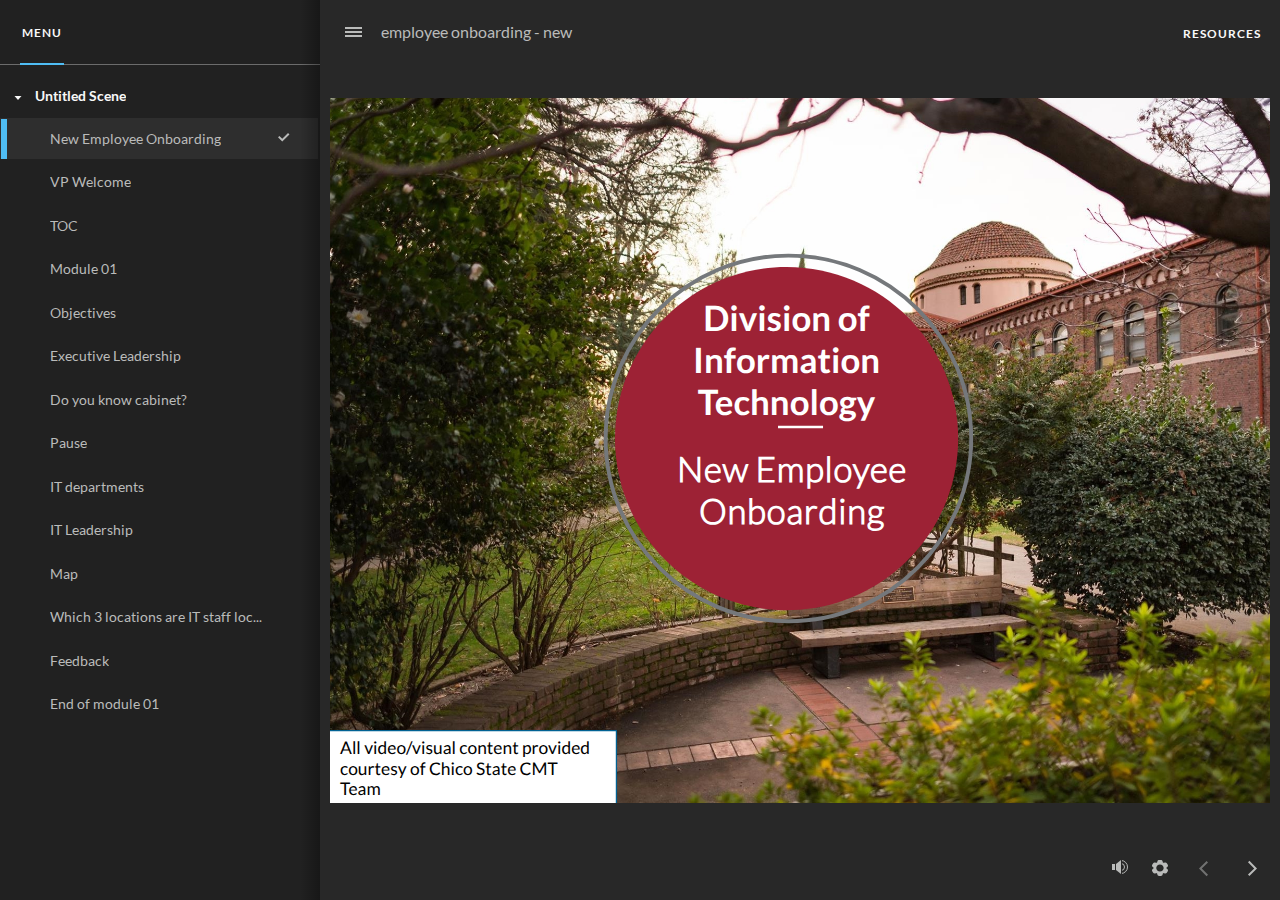
<file: ist526/employee onboarding new/story.html>
﻿<!doctype html>
<html lang="en-US">
<head>
  <meta charset="utf-8">
  <!-- Created using Storyline 360 - http://www.articulate.com  -->
  <!-- version: 3.75.30269.0 -->
  <title>employee onboarding - new</title>
  <meta http-equiv="x-ua-compatible" content="IE=edge"/>
  <meta name="viewport" content="width=device-width,initial-scale=1,user-scalable=no,shrink-to-fit=no,minimal-ui"/>
  <meta name="apple-mobile-web-app-capable" content="yes"/>
  <style>
    html, body { height: 100%; padding: 0; margin: 0 }
    #app { height: 100%; width: 100%; }
  </style>

  <script>
    window.DS = {};
    window.globals = {
      DATA_PATH_BASE: '',
      HAS_FRAME: true,
      HAS_SLIDE: true,

      lmsPresent: false,
      tinCanPresent: false,
      cmi5Present: false,
      aoSupport: false,
      scale: 'noscale',
      captureRc: false,
      browserSize: 'optimal',
      bgColor: '#282828',
      features: 'AccessibleVideo,BackgroundAudio,ConnectionMessages,FullScreenToggle,InsertSvgPicture,LayerPresentAsDialog,MultipleQuizTracking,PlayerSpeedControl,StreamingVideo,UpdatedThemeEditor,UseAudioElement,VideoTranscripts',
      themeName: 'unified',
      preloaderColor: '#FFFFFF',
      suppressAnalytics: false,
      productChannel: 'stable',
      publishSource: 'storyline',
      aid: 'aid|0c8207f3-c651-4738-85c7-10d6aa5c86aa',
      cid: 'c7e984ed-1a67-4d90-afec-7a7469fd4ed0',
      playerVersion: '3.75.30269.0',
      publishTimestamp: '2023-05-18T19:41:14.3257082Z',
      maxIosVideoElements: 10,
      connectionSettings: { message: 'You%20are%20offline.%20Trying%20to%20reconnect...', useDarkTheme: false },

      
      parseParams: function(qs) {
        if (window.globals.parsedParams != null) {
          return window.globals.parsedParams;
        }
        qs = (qs || window.location.search.substr(1)).split('+').join(' ');
        var params = {},
            tokens,
            re = /[?&]?([^=]+)=([^&]*)/g;

        while (tokens = re.exec(qs)) {
          params[decodeURIComponent(tokens[1]).trim()] =
            decodeURIComponent(tokens[2]).trim();
        }
        window.globals.parsedParams = params;
        return params;
      }

    };
  </script>
  <script>
    var isIe11 = ('ActiveXObject' in window || window.MSBlobBuilder != null)
      && window.msCrypto != null && !window.ActiveXObject;
    if (isIe11) {
      window.globals.unsupportedBrowser = true;
      document.write(atob('[base64]'));
    }
  </script>
  
  <script>window.THREE = { };</script>
  
</head>
<body style="background: #282828" class="cs-HTML theme-unified">
  <!-- 360 -->
  <script>!function(){var e,i=/iPhone/i,o=/iPod/i,n=/iPad/i,t=/\biOS-universal(?:.+)Mac\b/i,r=/\bAndroid(?:.+)Mobile\b/i,a=/Android/i,d=/(?:SD4930UR|\bSilk(?:.+)Mobile\b)/i,p=/Silk/i,l=/Windows Phone/i,u=/\bWindows(?:.+)ARM\b/i,b=/BlackBerry/i,s=/BB10/i,c=/Opera Mini/i,f=/\b(CriOS|Chrome)(?:.+)Mobile/i,h=/Mobile(?:.+)Firefox\b/i,v=function(e){return void 0!==e&&"MacIntel"===e.platform&&"number"==typeof e.maxTouchPoints&&e.maxTouchPoints>1&&"undefined"==typeof MSStream};e=function(e){var m={userAgent:"",platform:"",maxTouchPoints:0};e||"undefined"==typeof navigator?"string"==typeof e?m.userAgent=e:e&&e.userAgent&&(m={userAgent:e.userAgent,platform:e.platform,maxTouchPoints:e.maxTouchPoints||0}):m={userAgent:navigator.userAgent,platform:navigator.platform,maxTouchPoints:navigator.maxTouchPoints||0};var g=m.userAgent,y=g.split("[FBAN");void 0!==y[1]&&(g=y[0]),void 0!==(y=g.split("Twitter"))[1]&&(g=y[0]);var A=function(e){return function(i){return i.test(e)}}(g),w={apple:{phone:A(i)&&!A(l),ipod:A(o),tablet:!A(i)&&(A(n)||v(m))&&!A(l),universal:A(t),device:(A(i)||A(o)||A(n)||A(t)||v(m))&&!A(l)},amazon:{phone:A(d),tablet:!A(d)&&A(p),device:A(d)||A(p)},android:{phone:!A(l)&&A(d)||!A(l)&&A(r),tablet:!A(l)&&!A(d)&&!A(r)&&(A(p)||A(a)),device:!A(l)&&(A(d)||A(p)||A(r)||A(a))||A(/\bokhttp\b/i)},windows:{phone:A(l),tablet:A(u),device:A(l)||A(u)},other:{blackberry:A(b),blackberry10:A(s),opera:A(c),firefox:A(h),chrome:A(f),device:A(b)||A(s)||A(c)||A(h)||A(f)},any:!1,phone:!1,tablet:!1};return w.any=w.apple.device||w.android.device||w.windows.device||w.other.device,w.phone=w.apple.phone||w.android.phone||w.windows.phone,w.tablet=w.apple.tablet||w.android.tablet||w.windows.tablet,w}(),"object"==typeof exports&&"undefined"!=typeof module?module.exports=e:"function"==typeof define&&define.amd?define((function(){return e})):this.isMobile=e}();
    window.isMobile.apple.tablet = window.isMobile.apple.tablet ||
      (navigator.platform === 'MacIntel' && navigator.maxTouchPoints > 1);
    window.isMobile.apple.device = window.isMobile.apple.device || window.isMobile.apple.tablet;
    window.isMobile.tablet = window.isMobile.tablet || window.isMobile.apple.tablet;
    window.isMobile.any = window.isMobile.any || window.isMobile.apple.tablet;
  </script>

  <div id="focus-sink" tabindex="-1"></div>

  <div id="preso"></div>
  <script>
    (function() {

      var classTypes = [ 'desktop', 'mobile', 'phone', 'tablet' ];

      var addDeviceClasses = function(prefix, testObj) {
        var curr, i;
        for (i = 0; i < classTypes.length; i++) {
          curr = classTypes[i];
          if (testObj[curr]) {
            document.body.classList.add(prefix + curr);
          }
        }
      };

      var params = window.globals.parseParams(),
          isDevicePreview = params.devicepreview === '1',
          isPhoneOverride = params.deviceType === 'phone' || (isDevicePreview && params.phone == '1'),
          isTabletOverride = (params.deviceType === 'tablet' || isDevicePreview) && !isPhoneOverride,
          isMobileOverride = isPhoneOverride || isTabletOverride;

      var deviceView = {
        desktop: !window.isMobile.any && !isMobileOverride,
        mobile: window.isMobile.any || isMobileOverride,
        phone: isPhoneOverride || (window.isMobile.phone && !isTabletOverride),
        tablet: isTabletOverride || window.isMobile.tablet
      };

      window.globals.deviceView = deviceView;
      window.isMobile.desktop = !window.isMobile.any;
      window.isMobile.mobile = window.isMobile.any;

      addDeviceClasses('view-', deviceView);

    })();
  </script>
  
  <script src='story_content/user.js' type=text/javascript></script>
  <div class="slide-loader"></div>

  <script>
    var doc = document, loader = doc.body.querySelector('.slide-loader'); [ 1, 2, 3 ].forEach(function(n) { var d = doc.createElement('div'); d.style.backgroundColor = window.globals.preloaderColor; d.classList.add('mobile-loader-dot'); d.classList.add('dot' + n); loader.appendChild(d); });
  </script>

  <div class="mobile-load-title-overlay" style="display: none">
    <div class="mobile-load-title">employee onboarding - new</div>
  </div>

  <div class="mobile-chrome-warning"></div>

  
<style>
  .warn-connection-dialog {
    display: none;
    background: transparent;
    pointer-events: none;
    position: fixed;
    left: 0;
    top: 0;
    width: 100%;
    height: 100%;
    z-index: 999;
  }

  .warn-connection-content {
    border-radius: 4px;
    background: white;
    border: 1px solid #E7E7E7;
    color: #333333;
    box-shadow: 0 2px 4px rgba(0, 0, 0, 0.25);
    transition: all 150ms ease-out;
    position: absolute;
    white-space: nowrap;
  }

  .view-phone.is-landscape .warn-connection-content {
    left: 23px;
    bottom: 23px;
  }

  .view-tablet.is-landscape .warn-connection-content {
    left: 50%;
    top: 20px;
    transform: translateX(-50%);
  }

  .is-portrait .warn-connection-content {
    transform: translate(-50%, calc(-100% - 15px));
  }

  .warn-connection-content p {
    display: inline-block;
    margin: 0 8px 0 0;
    line-height: 33px;
    font-size: 11px;
  }

  .warn-connection-content svg {
    position: relative;
    vertical-align: middle;
    margin: 0 2px 2px 8px;
  }

  .view-desktop .warn-connection-content {
    left: 1.5em;
    bottom: 1.5em;
  }

  .view-desktop .warn-connection-content p {
    font-size: 1.1em;
  }

  .is-offline .warn-connection-dialog {
    display: block;
  }

  .is-offline .cs-panel * {
    pointer-events: none !important;
  }

  .is-offline .cs-panel {
    pointer-events: all !important;
  }

  .is-offline #nav-controls * {
    pointer-events: none !important;
  }

  .is-offline #nav-controls {
    pointer-events: all !important;
  }
</style>

<div class="warn-connection-dialog">
  <div class="warn-connection-content">
    <svg width="17" height="15" viewBox="0 0 17 15" xmlns="http://www.w3.org/2000/svg">
      <path fill="#8F0000" stroke="white" d="M16.07,12.98 L15.88,12.23 L9.51,1.21 C8.97,0.26,7.6,0.26,7.06,1.21 L0.69,12.23 C0.15,13.16,0.81,14.36,1.91,14.36 H14.65 C15.47,14.36,16.05,13.7,16.07,12.98 Z"/>
      <path fill="white" stroke="white" d="M8.58,5.5 C8.35,5.28,8.5,5.35,8.21,5.32 C8.09,5.35,7.97,5.49,7.96,5.67 C7.97,5.79,7.98,5.92,7.98,6.04 L7.98,6.04 C7.99,6.17,8,6.31,8.01,6.43 L8.01,6.44 C8.03,6.92,8.06,7.41,8.09,7.9 L8.09,7.9 C8.12,8.39,8.14,8.88,8.17,9.37 C8.17,9.39,8.18,9.42,8.2,9.44 C8.23,9.46,8.25,9.47,8.28,9.47 C8.31,9.47,8.34,9.46,8.35,9.44 C8.37,9.43,8.38,9.4,8.39,9.35 L8.39,9.34 C8.39,9.24,8.4,9.15,8.4,9.05 L8.4,9.05 C8.41,8.96,8.41,8.86,8.42,8.75 C8.43,8.44,8.45,8.12,8.47,7.81 L8.47,7.81 C8.49,7.49,8.51,7.18,8.53,6.87 C8.55,6.46,8.56,6.05,8.59,5.64 L8.6,5.62 C8.6,5.57,8.59,5.53,8.58,5.5 L8.21,5.32 Z"/>
      <circle fill="white" stroke="white" cx="8.3" cy="11.35" r="0.3"/>
    </svg>
    <p>You are offline. Trying to reconnect...</p>
  </div>
</div>

<script>
  (function() {
    window.DS.connection = {
      warningShown: false,
      assets: {},
      loadingAssetGroup: false,
      retryDelay: 500
    };

    // @TODO this is POC code and can be cleaned up a bit more if we move forward
    // with the feature



    // The `window.globals.features` variable must be set in `webpack.dev.config` when testing locally - it is not enough
    // to have it in the data - but it must be set there as well.
    var useConnectionMessages = window.AbortController != null &&
      window.location.protocol != 'file:' &&
      window.globals.features.indexOf('ConnectionMessages') != -1;

    window.DS.connection.useConnectionMessages = useConnectionMessages

    var assetCount = 0;
    var checkLoadedId;
    var connectionSettings = window.globals.connectionSettings;

    if (useConnectionMessages && connectionSettings != null) {
      var contentEl = document.querySelector('.warn-connection-content');
      var messageEl = contentEl.querySelector('p')

      if (connectionSettings.useDarkTheme) {
        contentEl.style.borderColor = '#BABBBA';
        contentEl.style.backgroundColor = '#282828';
        contentEl.style.color = '#FFFFFF';
      }

      if (connectionSettings.message != null) {
        messageEl.textContent = window.decodeURIComponent(connectionSettings.message);
      }
    }

    function checkAssetsReady() {
      for (var i in DS.connection.assets) {
        if (!DS.connection.assets[i].success) {
          return false;
        }
      }
      return true;
    }

    function stopAssetGroup() {
      if (!useConnectionMessages) { return; }

      assetCount = 0;

      DS.connection.oldAssetGroup = DS.connection.assets;
      DS.connection.assets = {};
      DS.connection.loadingAssetGroup = false;
      clearInterval(checkLoadedId);
    }

    function startAssetGroup() {
      if (!useConnectionMessages) { return; }
      var ticks = 0;
      clearInterval(checkLoadedId);
      checkLoadedId = setInterval(function() {
        var loaded = 0;
        if (assetCount === 0 && loaded === 0) {
          clearInterval(checkLoadedId);
          return;
        }

        for (var i in DS.connection.assets) {
          if (DS.connection.assets[i].success) {
            loaded++;
          }
        }

        if (assetCount === loaded && checkAssetsReady()) {
          for (var i in DS.connection.assets) {
            if (DS.connection.assets[i].action) {
              DS.connection.assets[i].action();
            }
          }
          hideWarning();
          stopAssetGroup();
        }
      }, 100)
    }

    function requiredAsset(url, action, retry, type) {
      if (!useConnectionMessages) { return; }
      if (DS.connection.assets[url]) { return; }

      DS.connection.assets[url] = {
        success: false, action: action, retry: retry, type: type
      };
      assetCount = Object.keys(DS.connection.assets).length;
      if (!DS.connection.loadingAssetGroup) {
        startAssetGroup();
      }
      DS.connection.loadingAssetGroup = true;
    }

    function assetLoaded(url) {
      if (!useConnectionMessages) { return; }
      if (DS.connection.assets[url]) {
        DS.connection.assets[url].success = true;
      }
    }

    function assetFailed(url) {
      if (!useConnectionMessages) { return; }
      if (!DS.connection.assets[url]) {
        if (/\.js$/.test(url)) {
          setTimeout(function() {
            if (DS.connection.lastSlideLoaded != null) {
              DS.connection.lastSlideLoaded();
            }
          }, DS.connection.retryDelay);
        }
        return;
      }
      if (!DS.connection.warningShown) { showWarning(); }
      if (DS.connection.assets[url].retry) {
        setTimeout(function() {
          if (!DS.connection.assets[url].success) {
            DS.connection.assets[url].retry()
          }
        }, DS.connection.retryDelay);
      }
    }

    function hideWarning() {
      document.body.classList.remove('is-offline');
      DS.connection.warningShown = false;
    }
    DS.connection.hideWarning = hideWarning

    function showWarning(btn) {
      document.body.classList.add('is-offline')
      DS.connection.warningShown = true;
      updateWarningPosition();
    }

    function updateWarningPosition() {
      if (!DS.connection.warningShown) {
        return;
      }

      var isPortrait = document.body.classList.contains('is-portrait');
      var warningEl = document.querySelector('.warn-connection-content');

      if (isPortrait) {
        var slide = document.querySelector('.primary-slide');
        var slideRect = slide.getBoundingClientRect();

        warningEl.style.top = `${slideRect.top}px`
        warningEl.style.left = `${slideRect.left + slideRect.width / 2}px`
      } else {
        warningEl.style.top = null;
        warningEl.style.left = null;
      }

      window.requestAnimationFrame(updateWarningPosition);
    }

    // these will all be noops if the feature flag isn't set in
    // the data and `window.globals.features`
    DS.connection.requiredAsset = requiredAsset;
    DS.connection.assetLoaded = assetLoaded;
    DS.connection.assetFailed = assetFailed;
    DS.connection.stopAssetGroup = stopAssetGroup;
    DS.connection.startAssetGroup = startAssetGroup;
  })();
</script>


  <script>
    
    if (window.autoSpider && window.vInterfaceObject) {
      document.querySelector('.mobile-load-title-overlay').style.display = 'none';
    }
  </script>

  

  <link rel="stylesheet" href="html5/data/css/output.min.css" data-noprefix/>
</body>
<script src="html5/lib/scripts/bootstrapper.min.js"></script>
</html>
</file>
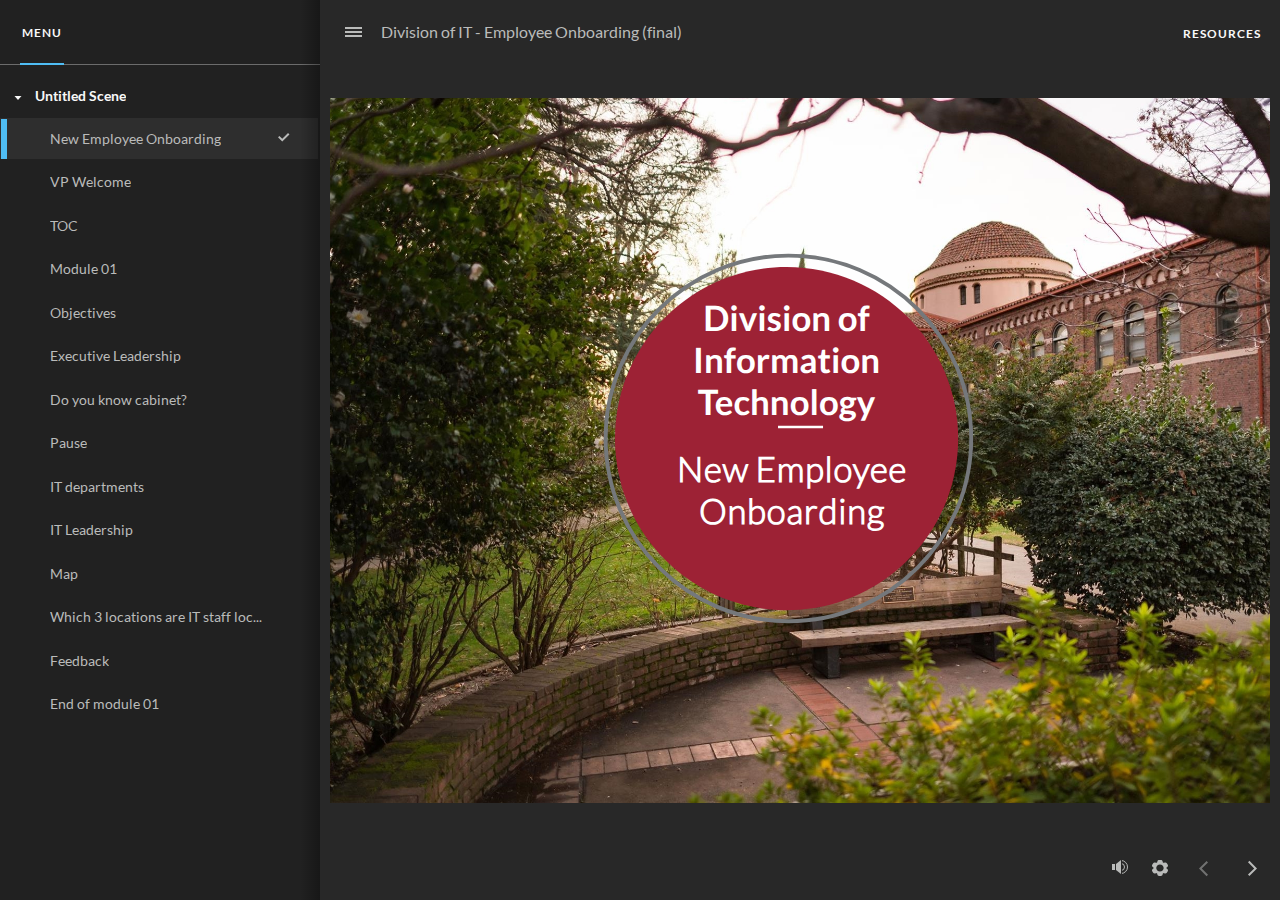
<file: ist526/Employee Onboarding/story.html>
﻿<!doctype html>
<html lang="en-US">
<head>
  <meta charset="utf-8">
  <!-- Created using Storyline 360 - http://www.articulate.com  -->
  <!-- version: 3.75.30269.0 -->
  <title>Division of IT - Employee Onboarding (final)</title>
  <meta http-equiv="x-ua-compatible" content="IE=edge"/>
  <meta name="viewport" content="width=device-width,initial-scale=1,user-scalable=no,shrink-to-fit=no,minimal-ui"/>
  <meta name="apple-mobile-web-app-capable" content="yes"/>
  <style>
    html, body { height: 100%; padding: 0; margin: 0 }
    #app { height: 100%; width: 100%; }
  </style>

  <script>
    window.DS = {};
    window.globals = {
      DATA_PATH_BASE: '',
      HAS_FRAME: true,
      HAS_SLIDE: true,

      lmsPresent: false,
      tinCanPresent: false,
      cmi5Present: false,
      aoSupport: false,
      scale: 'noscale',
      captureRc: false,
      browserSize: 'optimal',
      bgColor: '#282828',
      features: 'AccessibleVideo,BackgroundAudio,ConnectionMessages,FullScreenToggle,InsertSvgPicture,LayerPresentAsDialog,MultipleQuizTracking,PlayerSpeedControl,StreamingVideo,UpdatedThemeEditor,UseAudioElement,VideoTranscripts',
      themeName: 'unified',
      preloaderColor: '#FFFFFF',
      suppressAnalytics: false,
      productChannel: 'stable',
      publishSource: 'storyline',
      aid: 'aid|0c8207f3-c651-4738-85c7-10d6aa5c86aa',
      cid: 'c7e984ed-1a67-4d90-afec-7a7469fd4ed0',
      playerVersion: '3.75.30269.0',
      publishTimestamp: '2023-05-18T19:12:36.1168158Z',
      maxIosVideoElements: 10,
      connectionSettings: { message: 'You%20are%20offline.%20Trying%20to%20reconnect...', useDarkTheme: false },

      
      parseParams: function(qs) {
        if (window.globals.parsedParams != null) {
          return window.globals.parsedParams;
        }
        qs = (qs || window.location.search.substr(1)).split('+').join(' ');
        var params = {},
            tokens,
            re = /[?&]?([^=]+)=([^&]*)/g;

        while (tokens = re.exec(qs)) {
          params[decodeURIComponent(tokens[1]).trim()] =
            decodeURIComponent(tokens[2]).trim();
        }
        window.globals.parsedParams = params;
        return params;
      }

    };
  </script>
  <script>
    var isIe11 = ('ActiveXObject' in window || window.MSBlobBuilder != null)
      && window.msCrypto != null && !window.ActiveXObject;
    if (isIe11) {
      window.globals.unsupportedBrowser = true;
      document.write(atob('[base64]'));
    }
  </script>
  
  <script>window.THREE = { };</script>
  
</head>
<body style="background: #282828" class="cs-HTML theme-unified">
  <!-- 360 -->
  <script>!function(){var e,i=/iPhone/i,o=/iPod/i,n=/iPad/i,t=/\biOS-universal(?:.+)Mac\b/i,r=/\bAndroid(?:.+)Mobile\b/i,a=/Android/i,d=/(?:SD4930UR|\bSilk(?:.+)Mobile\b)/i,p=/Silk/i,l=/Windows Phone/i,u=/\bWindows(?:.+)ARM\b/i,b=/BlackBerry/i,s=/BB10/i,c=/Opera Mini/i,f=/\b(CriOS|Chrome)(?:.+)Mobile/i,h=/Mobile(?:.+)Firefox\b/i,v=function(e){return void 0!==e&&"MacIntel"===e.platform&&"number"==typeof e.maxTouchPoints&&e.maxTouchPoints>1&&"undefined"==typeof MSStream};e=function(e){var m={userAgent:"",platform:"",maxTouchPoints:0};e||"undefined"==typeof navigator?"string"==typeof e?m.userAgent=e:e&&e.userAgent&&(m={userAgent:e.userAgent,platform:e.platform,maxTouchPoints:e.maxTouchPoints||0}):m={userAgent:navigator.userAgent,platform:navigator.platform,maxTouchPoints:navigator.maxTouchPoints||0};var g=m.userAgent,y=g.split("[FBAN");void 0!==y[1]&&(g=y[0]),void 0!==(y=g.split("Twitter"))[1]&&(g=y[0]);var A=function(e){return function(i){return i.test(e)}}(g),w={apple:{phone:A(i)&&!A(l),ipod:A(o),tablet:!A(i)&&(A(n)||v(m))&&!A(l),universal:A(t),device:(A(i)||A(o)||A(n)||A(t)||v(m))&&!A(l)},amazon:{phone:A(d),tablet:!A(d)&&A(p),device:A(d)||A(p)},android:{phone:!A(l)&&A(d)||!A(l)&&A(r),tablet:!A(l)&&!A(d)&&!A(r)&&(A(p)||A(a)),device:!A(l)&&(A(d)||A(p)||A(r)||A(a))||A(/\bokhttp\b/i)},windows:{phone:A(l),tablet:A(u),device:A(l)||A(u)},other:{blackberry:A(b),blackberry10:A(s),opera:A(c),firefox:A(h),chrome:A(f),device:A(b)||A(s)||A(c)||A(h)||A(f)},any:!1,phone:!1,tablet:!1};return w.any=w.apple.device||w.android.device||w.windows.device||w.other.device,w.phone=w.apple.phone||w.android.phone||w.windows.phone,w.tablet=w.apple.tablet||w.android.tablet||w.windows.tablet,w}(),"object"==typeof exports&&"undefined"!=typeof module?module.exports=e:"function"==typeof define&&define.amd?define((function(){return e})):this.isMobile=e}();
    window.isMobile.apple.tablet = window.isMobile.apple.tablet ||
      (navigator.platform === 'MacIntel' && navigator.maxTouchPoints > 1);
    window.isMobile.apple.device = window.isMobile.apple.device || window.isMobile.apple.tablet;
    window.isMobile.tablet = window.isMobile.tablet || window.isMobile.apple.tablet;
    window.isMobile.any = window.isMobile.any || window.isMobile.apple.tablet;
  </script>

  <div id="focus-sink" tabindex="-1"></div>

  <div id="preso"></div>
  <script>
    (function() {

      var classTypes = [ 'desktop', 'mobile', 'phone', 'tablet' ];

      var addDeviceClasses = function(prefix, testObj) {
        var curr, i;
        for (i = 0; i < classTypes.length; i++) {
          curr = classTypes[i];
          if (testObj[curr]) {
            document.body.classList.add(prefix + curr);
          }
        }
      };

      var params = window.globals.parseParams(),
          isDevicePreview = params.devicepreview === '1',
          isPhoneOverride = params.deviceType === 'phone' || (isDevicePreview && params.phone == '1'),
          isTabletOverride = (params.deviceType === 'tablet' || isDevicePreview) && !isPhoneOverride,
          isMobileOverride = isPhoneOverride || isTabletOverride;

      var deviceView = {
        desktop: !window.isMobile.any && !isMobileOverride,
        mobile: window.isMobile.any || isMobileOverride,
        phone: isPhoneOverride || (window.isMobile.phone && !isTabletOverride),
        tablet: isTabletOverride || window.isMobile.tablet
      };

      window.globals.deviceView = deviceView;
      window.isMobile.desktop = !window.isMobile.any;
      window.isMobile.mobile = window.isMobile.any;

      addDeviceClasses('view-', deviceView);

    })();
  </script>
  
  <script src='story_content/user.js' type=text/javascript></script>
  <div class="slide-loader"></div>

  <script>
    var doc = document, loader = doc.body.querySelector('.slide-loader'); [ 1, 2, 3 ].forEach(function(n) { var d = doc.createElement('div'); d.style.backgroundColor = window.globals.preloaderColor; d.classList.add('mobile-loader-dot'); d.classList.add('dot' + n); loader.appendChild(d); });
  </script>

  <div class="mobile-load-title-overlay" style="display: none">
    <div class="mobile-load-title">Division of IT - Employee Onboarding (final)</div>
  </div>

  <div class="mobile-chrome-warning"></div>

  
<style>
  .warn-connection-dialog {
    display: none;
    background: transparent;
    pointer-events: none;
    position: fixed;
    left: 0;
    top: 0;
    width: 100%;
    height: 100%;
    z-index: 999;
  }

  .warn-connection-content {
    border-radius: 4px;
    background: white;
    border: 1px solid #E7E7E7;
    color: #333333;
    box-shadow: 0 2px 4px rgba(0, 0, 0, 0.25);
    transition: all 150ms ease-out;
    position: absolute;
    white-space: nowrap;
  }

  .view-phone.is-landscape .warn-connection-content {
    left: 23px;
    bottom: 23px;
  }

  .view-tablet.is-landscape .warn-connection-content {
    left: 50%;
    top: 20px;
    transform: translateX(-50%);
  }

  .is-portrait .warn-connection-content {
    transform: translate(-50%, calc(-100% - 15px));
  }

  .warn-connection-content p {
    display: inline-block;
    margin: 0 8px 0 0;
    line-height: 33px;
    font-size: 11px;
  }

  .warn-connection-content svg {
    position: relative;
    vertical-align: middle;
    margin: 0 2px 2px 8px;
  }

  .view-desktop .warn-connection-content {
    left: 1.5em;
    bottom: 1.5em;
  }

  .view-desktop .warn-connection-content p {
    font-size: 1.1em;
  }

  .is-offline .warn-connection-dialog {
    display: block;
  }

  .is-offline .cs-panel * {
    pointer-events: none !important;
  }

  .is-offline .cs-panel {
    pointer-events: all !important;
  }

  .is-offline #nav-controls * {
    pointer-events: none !important;
  }

  .is-offline #nav-controls {
    pointer-events: all !important;
  }
</style>

<div class="warn-connection-dialog">
  <div class="warn-connection-content">
    <svg width="17" height="15" viewBox="0 0 17 15" xmlns="http://www.w3.org/2000/svg">
      <path fill="#8F0000" stroke="white" d="M16.07,12.98 L15.88,12.23 L9.51,1.21 C8.97,0.26,7.6,0.26,7.06,1.21 L0.69,12.23 C0.15,13.16,0.81,14.36,1.91,14.36 H14.65 C15.47,14.36,16.05,13.7,16.07,12.98 Z"/>
      <path fill="white" stroke="white" d="M8.58,5.5 C8.35,5.28,8.5,5.35,8.21,5.32 C8.09,5.35,7.97,5.49,7.96,5.67 C7.97,5.79,7.98,5.92,7.98,6.04 L7.98,6.04 C7.99,6.17,8,6.31,8.01,6.43 L8.01,6.44 C8.03,6.92,8.06,7.41,8.09,7.9 L8.09,7.9 C8.12,8.39,8.14,8.88,8.17,9.37 C8.17,9.39,8.18,9.42,8.2,9.44 C8.23,9.46,8.25,9.47,8.28,9.47 C8.31,9.47,8.34,9.46,8.35,9.44 C8.37,9.43,8.38,9.4,8.39,9.35 L8.39,9.34 C8.39,9.24,8.4,9.15,8.4,9.05 L8.4,9.05 C8.41,8.96,8.41,8.86,8.42,8.75 C8.43,8.44,8.45,8.12,8.47,7.81 L8.47,7.81 C8.49,7.49,8.51,7.18,8.53,6.87 C8.55,6.46,8.56,6.05,8.59,5.64 L8.6,5.62 C8.6,5.57,8.59,5.53,8.58,5.5 L8.21,5.32 Z"/>
      <circle fill="white" stroke="white" cx="8.3" cy="11.35" r="0.3"/>
    </svg>
    <p>You are offline. Trying to reconnect...</p>
  </div>
</div>

<script>
  (function() {
    window.DS.connection = {
      warningShown: false,
      assets: {},
      loadingAssetGroup: false,
      retryDelay: 500
    };

    // @TODO this is POC code and can be cleaned up a bit more if we move forward
    // with the feature



    // The `window.globals.features` variable must be set in `webpack.dev.config` when testing locally - it is not enough
    // to have it in the data - but it must be set there as well.
    var useConnectionMessages = window.AbortController != null &&
      window.location.protocol != 'file:' &&
      window.globals.features.indexOf('ConnectionMessages') != -1;

    window.DS.connection.useConnectionMessages = useConnectionMessages

    var assetCount = 0;
    var checkLoadedId;
    var connectionSettings = window.globals.connectionSettings;

    if (useConnectionMessages && connectionSettings != null) {
      var contentEl = document.querySelector('.warn-connection-content');
      var messageEl = contentEl.querySelector('p')

      if (connectionSettings.useDarkTheme) {
        contentEl.style.borderColor = '#BABBBA';
        contentEl.style.backgroundColor = '#282828';
        contentEl.style.color = '#FFFFFF';
      }

      if (connectionSettings.message != null) {
        messageEl.textContent = window.decodeURIComponent(connectionSettings.message);
      }
    }

    function checkAssetsReady() {
      for (var i in DS.connection.assets) {
        if (!DS.connection.assets[i].success) {
          return false;
        }
      }
      return true;
    }

    function stopAssetGroup() {
      if (!useConnectionMessages) { return; }

      assetCount = 0;

      DS.connection.oldAssetGroup = DS.connection.assets;
      DS.connection.assets = {};
      DS.connection.loadingAssetGroup = false;
      clearInterval(checkLoadedId);
    }

    function startAssetGroup() {
      if (!useConnectionMessages) { return; }
      var ticks = 0;
      clearInterval(checkLoadedId);
      checkLoadedId = setInterval(function() {
        var loaded = 0;
        if (assetCount === 0 && loaded === 0) {
          clearInterval(checkLoadedId);
          return;
        }

        for (var i in DS.connection.assets) {
          if (DS.connection.assets[i].success) {
            loaded++;
          }
        }

        if (assetCount === loaded && checkAssetsReady()) {
          for (var i in DS.connection.assets) {
            if (DS.connection.assets[i].action) {
              DS.connection.assets[i].action();
            }
          }
          hideWarning();
          stopAssetGroup();
        }
      }, 100)
    }

    function requiredAsset(url, action, retry, type) {
      if (!useConnectionMessages) { return; }
      if (DS.connection.assets[url]) { return; }

      DS.connection.assets[url] = {
        success: false, action: action, retry: retry, type: type
      };
      assetCount = Object.keys(DS.connection.assets).length;
      if (!DS.connection.loadingAssetGroup) {
        startAssetGroup();
      }
      DS.connection.loadingAssetGroup = true;
    }

    function assetLoaded(url) {
      if (!useConnectionMessages) { return; }
      if (DS.connection.assets[url]) {
        DS.connection.assets[url].success = true;
      }
    }

    function assetFailed(url) {
      if (!useConnectionMessages) { return; }
      if (!DS.connection.assets[url]) {
        if (/\.js$/.test(url)) {
          setTimeout(function() {
            if (DS.connection.lastSlideLoaded != null) {
              DS.connection.lastSlideLoaded();
            }
          }, DS.connection.retryDelay);
        }
        return;
      }
      if (!DS.connection.warningShown) { showWarning(); }
      if (DS.connection.assets[url].retry) {
        setTimeout(function() {
          if (!DS.connection.assets[url].success) {
            DS.connection.assets[url].retry()
          }
        }, DS.connection.retryDelay);
      }
    }

    function hideWarning() {
      document.body.classList.remove('is-offline');
      DS.connection.warningShown = false;
    }
    DS.connection.hideWarning = hideWarning

    function showWarning(btn) {
      document.body.classList.add('is-offline')
      DS.connection.warningShown = true;
      updateWarningPosition();
    }

    function updateWarningPosition() {
      if (!DS.connection.warningShown) {
        return;
      }

      var isPortrait = document.body.classList.contains('is-portrait');
      var warningEl = document.querySelector('.warn-connection-content');

      if (isPortrait) {
        var slide = document.querySelector('.primary-slide');
        var slideRect = slide.getBoundingClientRect();

        warningEl.style.top = `${slideRect.top}px`
        warningEl.style.left = `${slideRect.left + slideRect.width / 2}px`
      } else {
        warningEl.style.top = null;
        warningEl.style.left = null;
      }

      window.requestAnimationFrame(updateWarningPosition);
    }

    // these will all be noops if the feature flag isn't set in
    // the data and `window.globals.features`
    DS.connection.requiredAsset = requiredAsset;
    DS.connection.assetLoaded = assetLoaded;
    DS.connection.assetFailed = assetFailed;
    DS.connection.stopAssetGroup = stopAssetGroup;
    DS.connection.startAssetGroup = startAssetGroup;
  })();
</script>


  <script>
    
    if (window.autoSpider && window.vInterfaceObject) {
      document.querySelector('.mobile-load-title-overlay').style.display = 'none';
    }
  </script>

  

  <link rel="stylesheet" href="html5/data/css/output.min.css" data-noprefix/>
</body>
<script src="html5/lib/scripts/bootstrapper.min.js"></script>
</html>
</file>
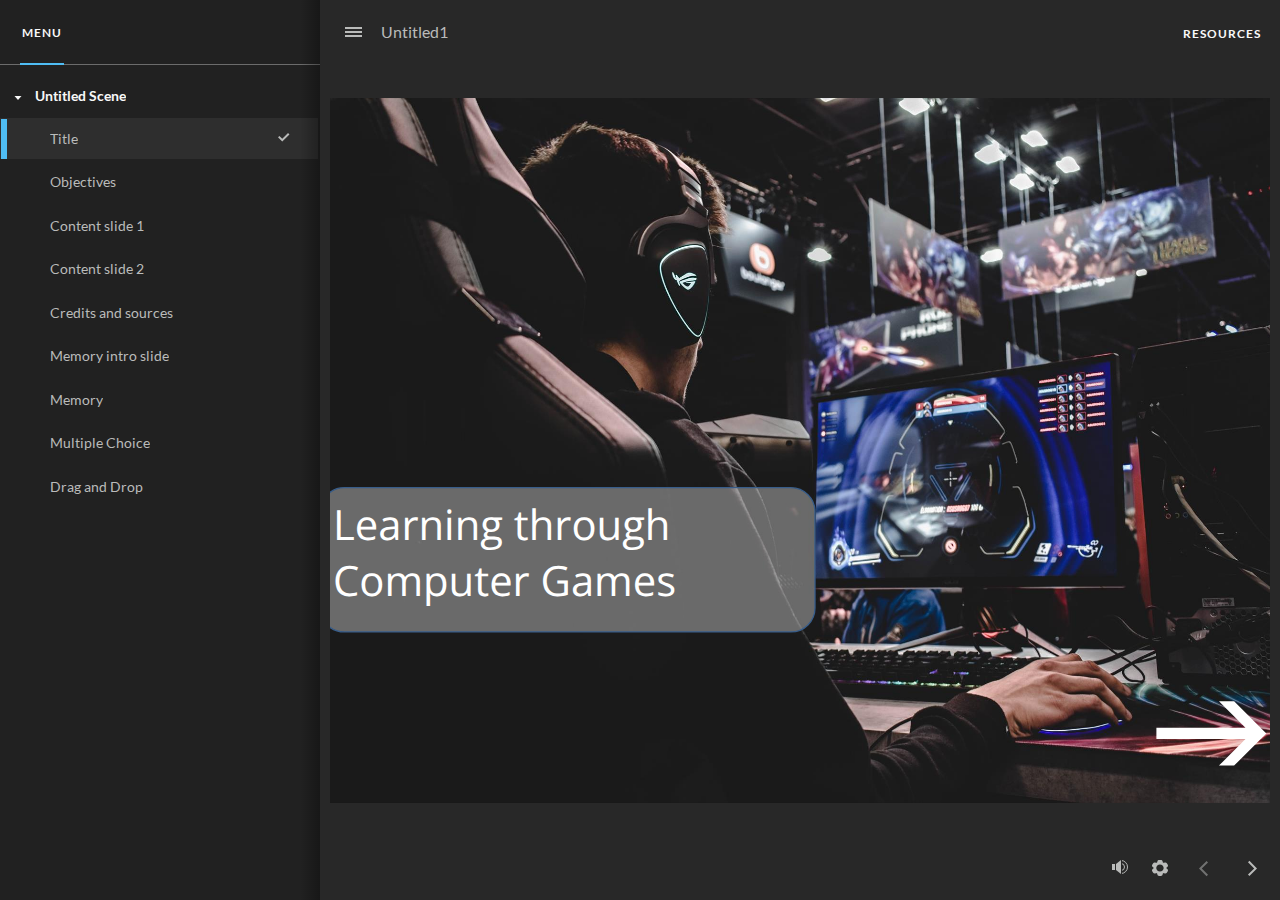
<file: ist526/lab 4/story.html>
﻿<!doctype html>
<html lang="en-US">
<head>
  <meta charset="utf-8">
  <!-- Created using Storyline 360 - http://www.articulate.com  -->
  <!-- version: 3.73.29904.0 -->
  <title>Untitled1</title>
  <meta http-equiv="x-ua-compatible" content="IE=edge"/>
  <meta name="viewport" content="width=device-width,initial-scale=1,user-scalable=no,shrink-to-fit=no,minimal-ui"/>
  <meta name="apple-mobile-web-app-capable" content="yes"/>
  <style>
    html, body { height: 100%; padding: 0; margin: 0 }
    #app { height: 100%; width: 100%; }
  </style>

  <script>
    window.DS = {};
    window.globals = {
      DATA_PATH_BASE: '',
      HAS_FRAME: true,
      HAS_SLIDE: true,

      lmsPresent: false,
      tinCanPresent: false,
      cmi5Present: false,
      aoSupport: false,
      scale: 'noscale',
      captureRc: false,
      browserSize: 'optimal',
      bgColor: '#282828',
      features: 'AccessibleVideo,ConnectionMessages,FullScreenToggle,InsertSvgPicture,LayerPresentAsDialog,MultipleQuizTracking,PlayerSpeedControl,StreamingVideo,UpdatedThemeEditor,UseAudioElement',
      themeName: 'unified',
      preloaderColor: '#FFFFFF',
      suppressAnalytics: false,
      productChannel: 'stable',
      publishSource: 'storyline',
      aid: 'aid|91c84422-0445-4b45-8bce-a0e008d4a38b',
      cid: '77a04584-6c34-419b-a687-4190fd5723a6',
      playerVersion: '3.73.29904.0',
      publishTimestamp: '2023-03-08T07:26:09.4718370Z',
      maxIosVideoElements: 10,
      connectionSettings: { message: 'You%20are%20offline.%20Trying%20to%20reconnect...', useDarkTheme: false },

      
      parseParams: function(qs) {
        if (window.globals.parsedParams != null) {
          return window.globals.parsedParams;
        }
        qs = (qs || window.location.search.substr(1)).split('+').join(' ');
        var params = {},
            tokens,
            re = /[?&]?([^=]+)=([^&]*)/g;

        while (tokens = re.exec(qs)) {
          params[decodeURIComponent(tokens[1]).trim()] =
            decodeURIComponent(tokens[2]).trim();
        }
        window.globals.parsedParams = params;
        return params;
      }

    };
  </script>
  <script>
    var isIe11 = ('ActiveXObject' in window || window.MSBlobBuilder != null)
      && window.msCrypto != null && !window.ActiveXObject;
    if (isIe11) {
      window.globals.unsupportedBrowser = true;
      document.write(atob('[base64]'));
    }
  </script>
  
  <script>window.THREE = { };</script>
  
</head>
<body style="background: #282828" class="cs-HTML theme-unified">
  <!-- 360 -->
  <script>!function(){var e,i=/iPhone/i,o=/iPod/i,n=/iPad/i,t=/\biOS-universal(?:.+)Mac\b/i,r=/\bAndroid(?:.+)Mobile\b/i,a=/Android/i,d=/(?:SD4930UR|\bSilk(?:.+)Mobile\b)/i,p=/Silk/i,l=/Windows Phone/i,u=/\bWindows(?:.+)ARM\b/i,b=/BlackBerry/i,s=/BB10/i,c=/Opera Mini/i,f=/\b(CriOS|Chrome)(?:.+)Mobile/i,h=/Mobile(?:.+)Firefox\b/i,v=function(e){return void 0!==e&&"MacIntel"===e.platform&&"number"==typeof e.maxTouchPoints&&e.maxTouchPoints>1&&"undefined"==typeof MSStream};e=function(e){var m={userAgent:"",platform:"",maxTouchPoints:0};e||"undefined"==typeof navigator?"string"==typeof e?m.userAgent=e:e&&e.userAgent&&(m={userAgent:e.userAgent,platform:e.platform,maxTouchPoints:e.maxTouchPoints||0}):m={userAgent:navigator.userAgent,platform:navigator.platform,maxTouchPoints:navigator.maxTouchPoints||0};var g=m.userAgent,y=g.split("[FBAN");void 0!==y[1]&&(g=y[0]),void 0!==(y=g.split("Twitter"))[1]&&(g=y[0]);var A=function(e){return function(i){return i.test(e)}}(g),w={apple:{phone:A(i)&&!A(l),ipod:A(o),tablet:!A(i)&&(A(n)||v(m))&&!A(l),universal:A(t),device:(A(i)||A(o)||A(n)||A(t)||v(m))&&!A(l)},amazon:{phone:A(d),tablet:!A(d)&&A(p),device:A(d)||A(p)},android:{phone:!A(l)&&A(d)||!A(l)&&A(r),tablet:!A(l)&&!A(d)&&!A(r)&&(A(p)||A(a)),device:!A(l)&&(A(d)||A(p)||A(r)||A(a))||A(/\bokhttp\b/i)},windows:{phone:A(l),tablet:A(u),device:A(l)||A(u)},other:{blackberry:A(b),blackberry10:A(s),opera:A(c),firefox:A(h),chrome:A(f),device:A(b)||A(s)||A(c)||A(h)||A(f)},any:!1,phone:!1,tablet:!1};return w.any=w.apple.device||w.android.device||w.windows.device||w.other.device,w.phone=w.apple.phone||w.android.phone||w.windows.phone,w.tablet=w.apple.tablet||w.android.tablet||w.windows.tablet,w}(),"object"==typeof exports&&"undefined"!=typeof module?module.exports=e:"function"==typeof define&&define.amd?define((function(){return e})):this.isMobile=e}();
    window.isMobile.apple.tablet = window.isMobile.apple.tablet ||
      (navigator.platform === 'MacIntel' && navigator.maxTouchPoints > 1);
    window.isMobile.apple.device = window.isMobile.apple.device || window.isMobile.apple.tablet;
    window.isMobile.tablet = window.isMobile.tablet || window.isMobile.apple.tablet;
    window.isMobile.any = window.isMobile.any || window.isMobile.apple.tablet;
  </script>

  <div id="focus-sink" tabindex="-1"></div>

  <div id="preso"></div>
  <script>
    (function() {

      var classTypes = [ 'desktop', 'mobile', 'phone', 'tablet' ];

      var addDeviceClasses = function(prefix, testObj) {
        var curr, i;
        for (i = 0; i < classTypes.length; i++) {
          curr = classTypes[i];
          if (testObj[curr]) {
            document.body.classList.add(prefix + curr);
          }
        }
      };

      var params = window.globals.parseParams(),
          isDevicePreview = params.devicepreview === '1',
          isPhoneOverride = params.deviceType === 'phone' || (isDevicePreview && params.phone == '1'),
          isTabletOverride = (params.deviceType === 'tablet' || isDevicePreview) && !isPhoneOverride,
          isMobileOverride = isPhoneOverride || isTabletOverride;

      var deviceView = {
        desktop: !window.isMobile.any && !isMobileOverride,
        mobile: window.isMobile.any || isMobileOverride,
        phone: isPhoneOverride || (window.isMobile.phone && !isTabletOverride),
        tablet: isTabletOverride || window.isMobile.tablet
      };

      window.globals.deviceView = deviceView;
      window.isMobile.desktop = !window.isMobile.any;
      window.isMobile.mobile = window.isMobile.any;

      addDeviceClasses('view-', deviceView);

    })();
  </script>
  
  <script src='story_content/user.js' type=text/javascript></script>
  <div class="slide-loader"></div>

  <script>
    var doc = document, loader = doc.body.querySelector('.slide-loader'); [ 1, 2, 3 ].forEach(function(n) { var d = doc.createElement('div'); d.style.backgroundColor = window.globals.preloaderColor; d.classList.add('mobile-loader-dot'); d.classList.add('dot' + n); loader.appendChild(d); });
  </script>

  <div class="mobile-load-title-overlay" style="display: none">
    <div class="mobile-load-title">Untitled1</div>
  </div>

  <div class="mobile-chrome-warning"></div>

  
<style>
  .warn-connection-dialog {
    display: none;
    background: transparent;
    pointer-events: none;
    position: fixed;
    left: 0;
    top: 0;
    width: 100%;
    height: 100%;
    z-index: 999;
  }

  .warn-connection-content {
    border-radius: 4px;
    background: white;
    border: 1px solid #E7E7E7;
    color: #333333;
    box-shadow: 0 2px 4px rgba(0, 0, 0, 0.25);
    transition: all 150ms ease-out;
    position: absolute;
    white-space: nowrap;
  }

  .view-phone.is-landscape .warn-connection-content {
    left: 23px;
    bottom: 23px;
  }

  .view-tablet.is-landscape .warn-connection-content {
    left: 50%;
    top: 20px;
    transform: translateX(-50%);
  }

  .is-portrait .warn-connection-content {
    transform: translate(-50%, calc(-100% - 15px));
  }

  .warn-connection-content p {
    display: inline-block;
    margin: 0 8px 0 0;
    line-height: 33px;
    font-size: 11px;
  }

  .warn-connection-content svg {
    position: relative;
    vertical-align: middle;
    margin: 0 2px 2px 8px;
  }

  .view-desktop .warn-connection-content {
    left: 1.5em;
    bottom: 1.5em;
  }

  .view-desktop .warn-connection-content p {
    font-size: 1.1em;
  }

  .is-offline .warn-connection-dialog {
    display: block;
  }

  .is-offline .cs-panel * {
    pointer-events: none !important;
  }

  .is-offline .cs-panel {
    pointer-events: all !important;
  }

  .is-offline #nav-controls * {
    pointer-events: none !important;
  }

  .is-offline #nav-controls {
    pointer-events: all !important;
  }
</style>

<div class="warn-connection-dialog">
  <div class="warn-connection-content">
    <svg width="17" height="15" viewBox="0 0 17 15" xmlns="http://www.w3.org/2000/svg">
      <path fill="#8F0000" stroke="white" d="M16.07,12.98 L15.88,12.23 L9.51,1.21 C8.97,0.26,7.6,0.26,7.06,1.21 L0.69,12.23 C0.15,13.16,0.81,14.36,1.91,14.36 H14.65 C15.47,14.36,16.05,13.7,16.07,12.98 Z"/>
      <path fill="white" stroke="white" d="M8.58,5.5 C8.35,5.28,8.5,5.35,8.21,5.32 C8.09,5.35,7.97,5.49,7.96,5.67 C7.97,5.79,7.98,5.92,7.98,6.04 L7.98,6.04 C7.99,6.17,8,6.31,8.01,6.43 L8.01,6.44 C8.03,6.92,8.06,7.41,8.09,7.9 L8.09,7.9 C8.12,8.39,8.14,8.88,8.17,9.37 C8.17,9.39,8.18,9.42,8.2,9.44 C8.23,9.46,8.25,9.47,8.28,9.47 C8.31,9.47,8.34,9.46,8.35,9.44 C8.37,9.43,8.38,9.4,8.39,9.35 L8.39,9.34 C8.39,9.24,8.4,9.15,8.4,9.05 L8.4,9.05 C8.41,8.96,8.41,8.86,8.42,8.75 C8.43,8.44,8.45,8.12,8.47,7.81 L8.47,7.81 C8.49,7.49,8.51,7.18,8.53,6.87 C8.55,6.46,8.56,6.05,8.59,5.64 L8.6,5.62 C8.6,5.57,8.59,5.53,8.58,5.5 L8.21,5.32 Z"/>
      <circle fill="white" stroke="white" cx="8.3" cy="11.35" r="0.3"/>
    </svg>
    <p>You are offline. Trying to reconnect...</p>
  </div>
</div>

<script>
  (function() {
    window.DS.connection = {
      warningShown: false,
      assets: {},
      loadingAssetGroup: false,
      retryDelay: 500
    };

    // @TODO this is POC code and can be cleaned up a bit more if we move forward
    // with the feature



    // The `window.globals.features` variable must be set in `webpack.dev.config` when testing locally - it is not enough
    // to have it in the data - but it must be set there as well.
    var useConnectionMessages = window.AbortController != null &&
      window.location.protocol != 'file:' &&
      window.globals.features.indexOf('ConnectionMessages') != -1;

    window.DS.connection.useConnectionMessages = useConnectionMessages

    var assetCount = 0;
    var checkLoadedId;
    var connectionSettings = window.globals.connectionSettings;

    if (useConnectionMessages && connectionSettings != null) {
      var contentEl = document.querySelector('.warn-connection-content');
      var messageEl = contentEl.querySelector('p')

      if (connectionSettings.useDarkTheme) {
        contentEl.style.borderColor = '#BABBBA';
        contentEl.style.backgroundColor = '#282828';
        contentEl.style.color = '#FFFFFF';
      }

      if (connectionSettings.message != null) {
        messageEl.textContent = window.decodeURIComponent(connectionSettings.message);
      }
    }

    function checkAssetsReady() {
      for (var i in DS.connection.assets) {
        if (!DS.connection.assets[i].success) {
          return false;
        }
      }
      return true;
    }

    function stopAssetGroup() {
      if (!useConnectionMessages) { return; }

      assetCount = 0;

      DS.connection.oldAssetGroup = DS.connection.assets;
      DS.connection.assets = {};
      DS.connection.loadingAssetGroup = false;
      clearInterval(checkLoadedId);
    }

    function startAssetGroup() {
      if (!useConnectionMessages) { return; }
      var ticks = 0;
      clearInterval(checkLoadedId);
      checkLoadedId = setInterval(function() {
        var loaded = 0;
        if (assetCount === 0 && loaded === 0) {
          clearInterval(checkLoadedId);
          return;
        }

        for (var i in DS.connection.assets) {
          if (DS.connection.assets[i].success) {
            loaded++;
          }
        }

        if (assetCount === loaded && checkAssetsReady()) {
          for (var i in DS.connection.assets) {
            if (DS.connection.assets[i].action) {
              DS.connection.assets[i].action();
            }
          }
          hideWarning();
          stopAssetGroup();
        }
      }, 100)
    }

    function requiredAsset(url, action, retry, type) {
      if (!useConnectionMessages) { return; }
      if (DS.connection.assets[url]) { return; }

      DS.connection.assets[url] = {
        success: false, action: action, retry: retry, type: type
      };
      assetCount = Object.keys(DS.connection.assets).length;
      if (!DS.connection.loadingAssetGroup) {
        startAssetGroup();
      }
      DS.connection.loadingAssetGroup = true;
    }

    function assetLoaded(url) {
      if (!useConnectionMessages) { return; }
      if (DS.connection.assets[url]) {
        DS.connection.assets[url].success = true;
      }
    }

    function assetFailed(url) {
      if (!useConnectionMessages) { return; }
      if (!DS.connection.assets[url]) {
        if (/\.js$/.test(url)) {
          setTimeout(function() {
            if (DS.connection.lastSlideLoaded != null) {
              DS.connection.lastSlideLoaded();
            }
          }, DS.connection.retryDelay);
        }
        return;
      }
      if (!DS.connection.warningShown) { showWarning(); }
      if (DS.connection.assets[url].retry) {
        setTimeout(function() {
          if (!DS.connection.assets[url].success) {
            DS.connection.assets[url].retry()
          }
        }, DS.connection.retryDelay);
      }
    }

    function hideWarning() {
      document.body.classList.remove('is-offline');
      DS.connection.warningShown = false;
    }
    DS.connection.hideWarning = hideWarning

    function showWarning(btn) {
      document.body.classList.add('is-offline')
      DS.connection.warningShown = true;
      updateWarningPosition();
    }

    function updateWarningPosition() {
      if (!DS.connection.warningShown) {
        return;
      }

      var isPortrait = document.body.classList.contains('is-portrait');
      var warningEl = document.querySelector('.warn-connection-content');

      if (isPortrait) {
        var slide = document.querySelector('.primary-slide');
        var slideRect = slide.getBoundingClientRect();

        warningEl.style.top = `${slideRect.top}px`
        warningEl.style.left = `${slideRect.left + slideRect.width / 2}px`
      } else {
        warningEl.style.top = null;
        warningEl.style.left = null;
      }

      window.requestAnimationFrame(updateWarningPosition);
    }

    // these will all be noops if the feature flag isn't set in
    // the data and `window.globals.features`
    DS.connection.requiredAsset = requiredAsset;
    DS.connection.assetLoaded = assetLoaded;
    DS.connection.assetFailed = assetFailed;
    DS.connection.stopAssetGroup = stopAssetGroup;
    DS.connection.startAssetGroup = startAssetGroup;
  })();
</script>


  <script>
    
    if (window.autoSpider && window.vInterfaceObject) {
      document.querySelector('.mobile-load-title-overlay').style.display = 'none';
    }
  </script>

  

  <link rel="stylesheet" href="html5/data/css/output.min.css" data-noprefix/>
</body>
<script src="html5/lib/scripts/bootstrapper.min.js"></script>
</html>
</file>
